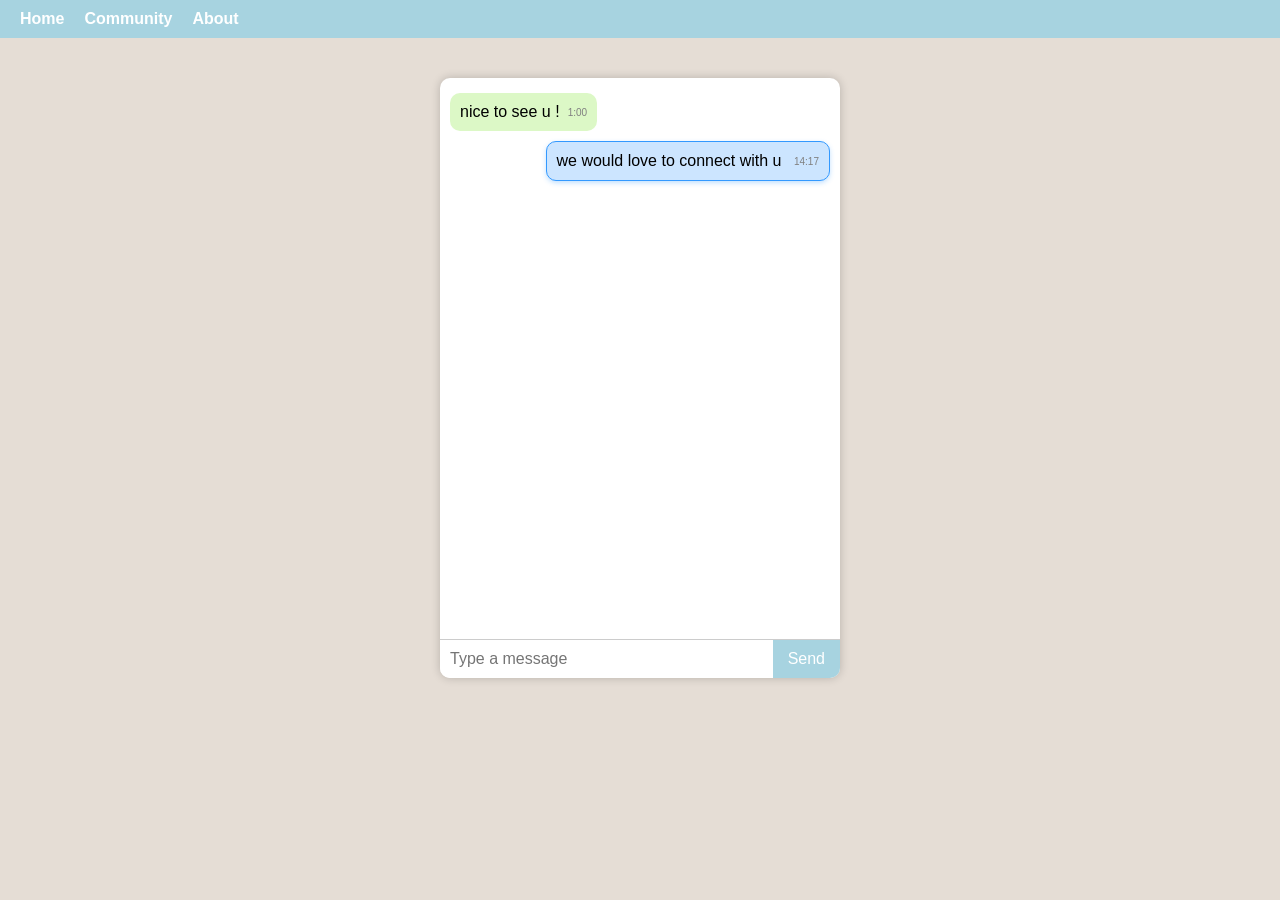
<file: chatbox.html>
<!DOCTYPE html>
<html lang="en">
<head>
  <meta charset="UTF-8" />
  <meta name="viewport" content="width=device-width, initial-scale=1.0" />
  <title>Chat Box</title>
  <style>
    body {
      font-family: sans-serif;
      background: #e5ddd5;
      margin: 0;
      padding: 0;
    }

    .chat-container {
      width: 400px;
      height: 600px;
      margin: 40px auto;
      background: #fff;
      display: flex;
      flex-direction: column;
      border-radius: 10px;
      overflow: hidden;
      box-shadow: 0 0 10px rgba(0, 0, 0, 0.2);
    }

    .messages {
      flex: 1;
      padding: 10px;
      overflow-y: auto;
      display: flex;
      flex-direction: column;
    }

    .message {
      margin: 5px 0;
      max-width: 80%;
      padding: 10px;
      border-radius: 10px;
      background-color: #dcf8c6;
      align-self: flex-start;
      position: relative;
    }

    .message.sent {
      background-color: #cce5ff;
      align-self: flex-end;
      border: 1px solid #3399ff;
      box-shadow: 0 2px 5px rgba(51, 153, 255, 0.3);
      padding: 10px;
      border-radius: 10px;
    }

    .message span.time {
      font-size: 10px;
      color: gray;
      /* Remove absolute positioning to allow spacing */
      position: static;
      margin-left: 8px;
      vertical-align: middle;
    }

    .input-box {
      display: flex;
      border-top: 1px solid #ccc;
    }

    .input-box input {
      flex: 1;
      border: none;
      padding: 10px;
      font-size: 16px;
    }

    .input-box button {
      border: none;
      background:  #A7D3E0;
      color: white;
      padding: 10px 15px;
      font-size: 16px;
      cursor: pointer;
    }

    .input-box input:focus {
      outline: none;
    }
  </style>
  <style>
    /* Nav bar styles */
    .navbar {
      background-color: #A7D3E0;
      padding: 10px 20px;
      display: flex;
      justify-content: flex-start;
      align-items: center;
      font-family: sans-serif;
    }

    .navbar a {
      color: white;
      text-decoration: none;
      margin-right: 20px;
      font-weight: bold;
      font-size: 16px;
    }

    .navbar a:hover {
      text-decoration: underline;
    }
  </style>
</head>
<body>
  <div class="navbar">
    <a href="index.html">Home</a>
    <a href="community.html">Community</a>
    <a href="about.html">About</a>
  </div>
  <div class="chat-container">
    <div class="messages" id="messages">
      <div class="message">nice to see u !<span class="time">1:00</span></div>
      <div class="message sent">we would love to connect with u <span class="time">14:17</span></div>
      
    </div>
    <div class="input-box">
      <input type="text" id="messageInput" placeholder="Type a message" />
      <button onclick="sendMessage()">Send</button>
    </div>
  </div>

  <script>
    function sendMessage() {
      const input = document.getElementById("messageInput");
      const messageText = input.value.trim();
      if (messageText) {
        const messageContainer = document.getElementById("messages");
        const newMsg = document.createElement("div");
        newMsg.classList.add("message", "sent");
        const now = new Date();
        const time = now.getHours().toString().padStart(2, '0') + ":" + now.getMinutes().toString().padStart(2, '0');
        newMsg.innerHTML = messageText + `<span class="time">${time}</span>`;
        messageContainer.appendChild(newMsg);
        input.value = "";
        messageContainer.scrollTop = messageContainer.scrollHeight;
      }
    }

    // Add event listener to send message on Enter key press
    document.getElementById("messageInput").addEventListener("keydown", function(event) {
      if (event.key === "Enter") {
        event.preventDefault();
        sendMessage();
      }
    });
  </script>
</body>
</html>
</file>
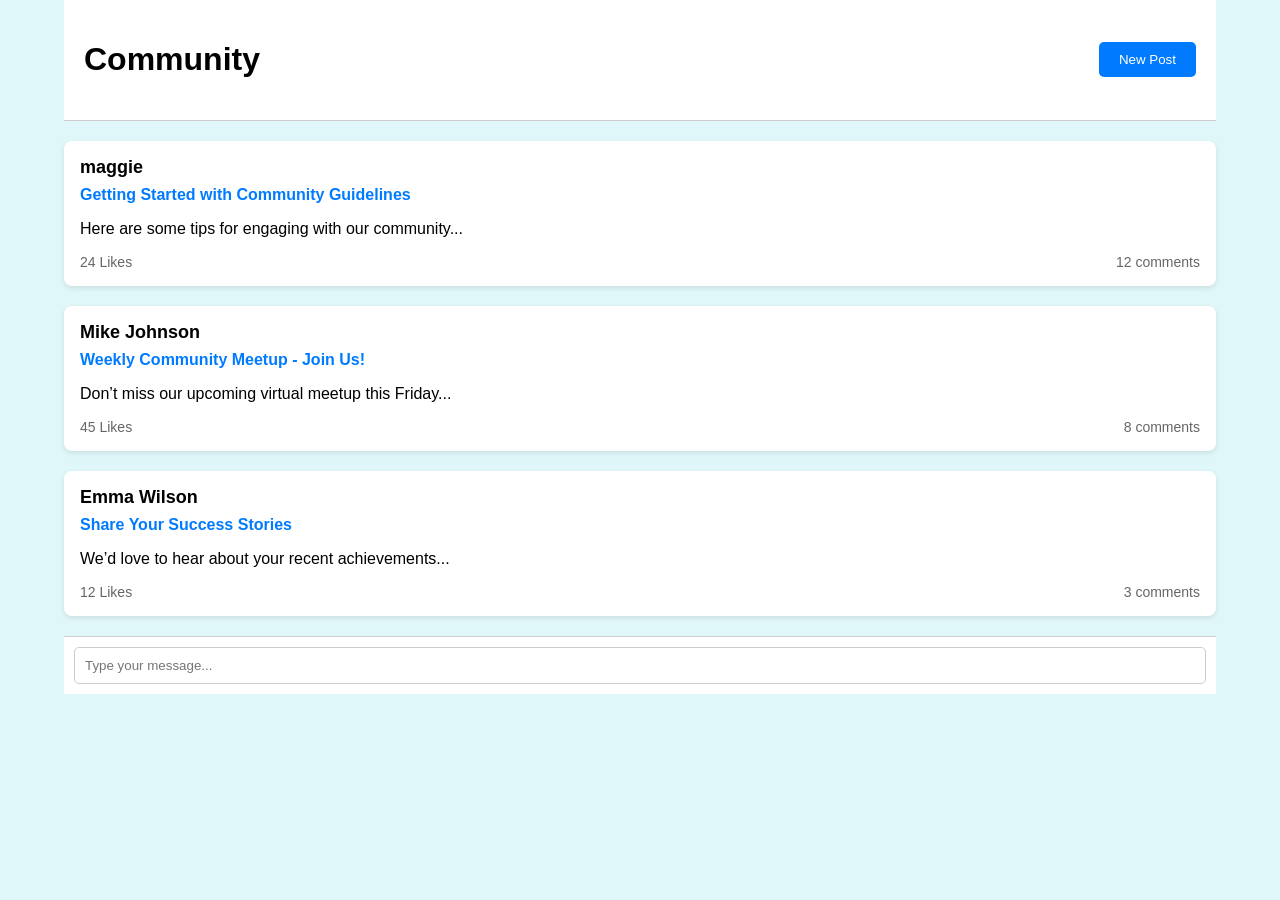
<file: community.html>
<!DOCTYPE html>
<html lang="en">
<head>
    <meta charset="UTF-8">
    <meta name="viewport" content="width=device-width, initial-scale=1.0">
    <link rel="stylesheet" href="community.css">

    <title>Community Page</title>
</head>
<body>
    <div class="container">
        <header class="header">
            <h1>Community</h1>
            <button class="new-post">New Post</button>
        </header>
        <main class="post-container"> 
            <div class="post">
                <h2>  maggie</h2>
                <h3>Getting Started with Community Guidelines</h3>
                <p>Here are some tips for engaging with our community...</p>
                <div class="post-footer">
                    <span>24 Likes</span>
                    <span>12 comments</span>
                </div>
            </div>
            <div class="post">
                <h2>Mike Johnson</h2>
                <h3>Weekly Community Meetup - Join Us!</h3>
                <p>Don’t miss our upcoming virtual meetup this Friday...</p>
                <div class="post-footer">
                    <span>45 Likes</span>
                    <span>8 comments</span>
                </div>
            </div>
            <div class="post">
                <h2>Emma Wilson</h2>
                <h3>Share Your Success Stories</h3>
                <p>We’d love to hear about your recent achievements...</p>
                <div class="post-footer">
                    <span>12 Likes</span>
                    <span>3 comments</span>
                </div>
            </div>
        </main>
        <footer class="input-section">
            <input type="text" placeholder="Type your message..." />
        </footer>
    </div>
</body>
</html>
</file>
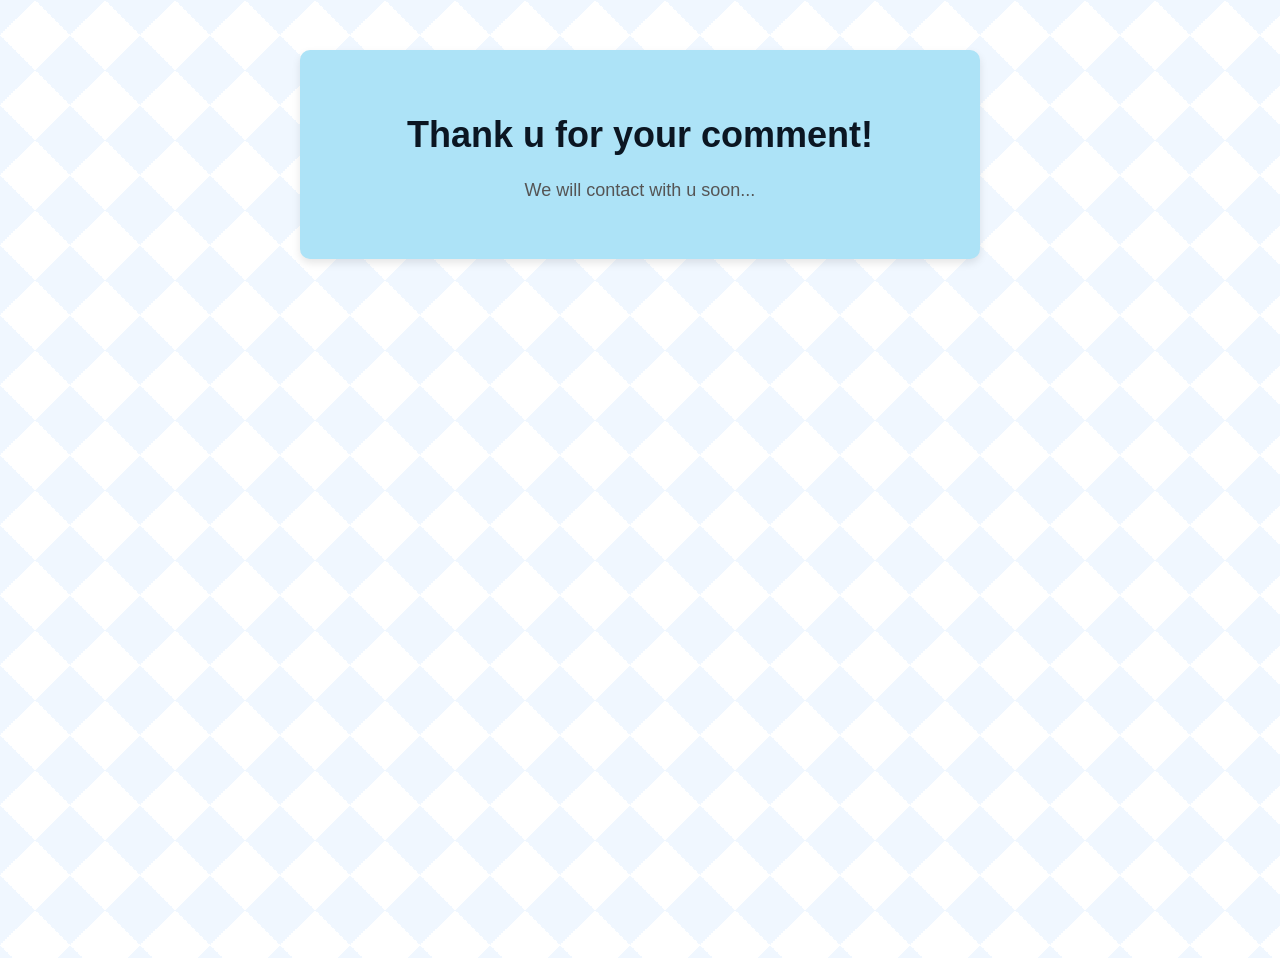
<file: nextcontactus.html>
<!DOCTYPE html>
<html lang="en">
<head>
    <meta charset="UTF-8">
    <meta name="viewport" content="width=device-width, initial-scale=1.0">
    <title>Thank You</title>
    <style>
        /* Diamond Pattern Background */
        .diamond-pattern {
            background: linear-gradient(135deg, #f0f7ff 25%, transparent 25%, transparent 75%, #f0f7ff 75%, #f0f7ff), 
                        linear-gradient(225deg, #f0f7ff 25%, transparent 25%, transparent 75%, #f0f7ff 75%, #f0f7ff);
            background-size: 70px 70px;
            position: relative;
            overflow: hidden;
            animation: diamondMove 10s linear infinite;
            min-height: 100vh; /* Ensure full height */
        }
        
        /* Animation for background */
        @keyframes diamondMove {
            0% { background-position: 0 0; }
            100% { background-position: 70px 70px; }
        }

        /* Text styles */
        .thank-you-message {
            background-color: #ade3f7; /* Light blue background */
            border-radius: 10px;
            padding: 40px;
            text-align: center;
            max-width: 600px;
            margin: 50px auto; /* Center the message */
            box-shadow: 0 4px 8px rgba(0, 0, 0, 0.1);
        }

        h1 {
            font-family: 'Poppins', sans-serif;
            font-size: 36px;
            color: #0b1622;
        }

        p {
            font-family: 'Poppins', sans-serif;
            font-size: 18px;
            color: #555;
        }
    </style>
</head>
<body class="diamond-pattern">
    <div class="thank-you-message">
        <h1>Thank u for your comment!</h1>
        <p>We will contact with u soon...</p>
    </div>
</body>
</html>
</file>
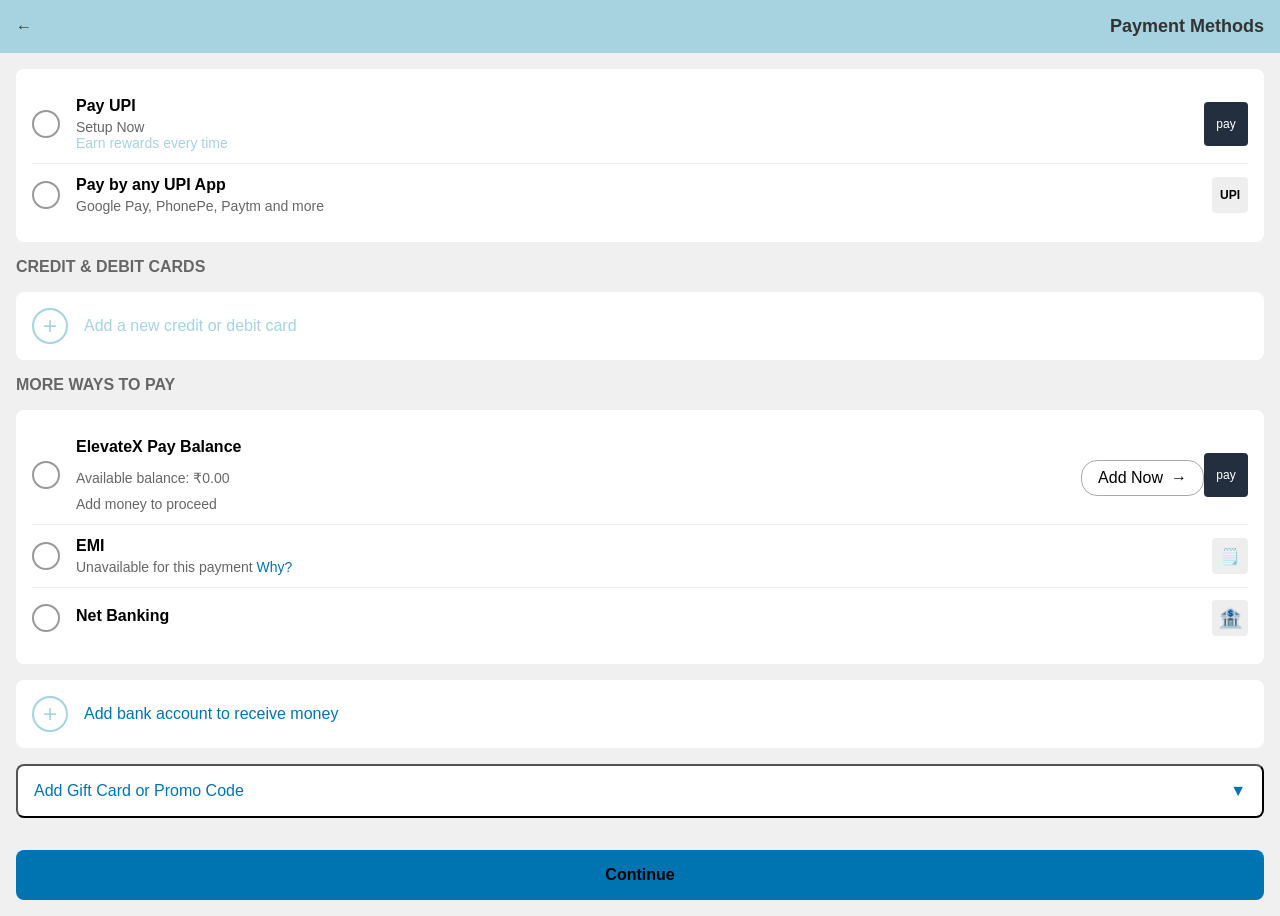
<file: payment.html>
<!DOCTYPE html>
<html lang="en">
<head>
    <meta charset="UTF-8">
    <meta name="viewport" content="width=device-width, initial-scale=1.0">
    <title>ElevateX Payment</title>
    <style>
        body {
            font-family: Arial, sans-serif;
            margin: 0;
            padding: 0;
            background-color: #f0f0f0;
        }
        .nav-bar {
            background-color: #A7D3E0;
            color: #333;
            padding: 16px;
            display: flex;
            justify-content: space-between;
            align-items: center;
        }
        .nav-bar-title {
            font-weight: bold;
            font-size: 18px;
        }
        .cancel-btn {
            color: #333;
            text-decoration: none;
        }
        .container {
            padding: 16px;
        }
        .upi-container {
            background-color: white;
            border-radius: 8px;
            padding: 16px;
            margin-bottom: 16px;
        }
        .payment-option {
            display: flex;
            align-items: center;
            padding: 12px 0;
            border-bottom: 1px solid #eee;
        }
        .payment-option:last-child {
            border-bottom: none;
        }
        .radio {
            width: 24px;
            height: 24px;
            border: 2px solid #999;
            border-radius: 50%;
            margin-right: 16px;
        }
        .option-details {
            flex-grow: 1;
        }
        .option-title {
            font-size: 16px;
            font-weight: bold;
            margin-bottom: 4px;
        }
        .option-subtitle {
            color: #666;
            font-size: 14px;
        }
        .option-rewards {
            color:#A7D3E0;
            font-size: 14px;
        }
        .section-title {
            color: #666;
            font-size: 16px;
            font-weight: bold;
            margin: 16px 0;
        }
        .add-card {
            display: flex;
            align-items: center;
            color:#A7D3E0;
            font-size: 16px;
            padding: 16px;
            background-color: white;
            border-radius: 8px;
            margin-bottom: 16px;
        }
        .add-icon {
            border: 2px solid #A7D3E0;
            color: #A7D3E0;
            border-radius: 50%;
            width: 32px;
            height: 32px;
            display: flex;
            align-items: center;
            justify-content: center;
            margin-right: 16px;
            font-size: 24px;
        }
        .logo {
            width: 36px;
            height: 36px;
            background-color: #eee;
            display: flex;
            align-items: center;
            justify-content: center;
            border-radius: 4px;
        }
         .amazon-pay-logo {
            background-color: #232f3e;
            color: white;
            font-size: 12px;
            padding: 4px;
        }
        .upi-logo {
            font-size: 12px;
            font-weight: bold;
        }
        .balance-info {
            display: flex;
            justify-content: space-between;
            align-items: center;
        }
        .add-now-btn {
            background-color: white;
            border: 1px solid #aaa;
            padding: 8px 16px;
            border-radius: 16px;
            display: flex;
            align-items: center;
        }
        .arrow-icon {
            margin-left: 8px;
        }
        .bank-icon {
            font-size: 20px;
        }
        .info-icon {
            color: #0073b1;
            font-size: 20px;
            margin-right: 8px;
        }
        .unavailable {
            color: #666;
        }
        .add-bank {
            color: #0073b1;
            font-size: 16px;
            padding: 16px;
            background-color: white;
            border-radius: 8px;
            margin-bottom: 16px;
            display: flex;
            align-items: center;
        }
        .continue-btn {
            width: 100%;
            background-color: #0073b1;
            border: none;
            padding: 16px;
            border-radius: 8px;
            font-size: 16px;
            font-weight: bold;
            margin-top: 16px;
        }
        .collapsible {
            display: flex;
            justify-content: space-between;
            align-items: center;
            width: 100%;
            color: #0073b1;
            font-size: 16px;
            padding: 16px;
            background-color: white;
            border-radius: 8px;
            margin-bottom: 16px;
        }
    </style>
</head>
<body>
    <div class="nav-bar">
        <div class="back-btn">←</div>
        <div class="nav-bar-title">Payment Methods</div>
    </div>

    <div class="container">
        <div class="upi-container">
            <div class="payment-option">
                <div class="radio"></div>
                <div class="option-details">
                    <div class="option-title">Pay UPI</div>
                    <div class="option-subtitle">Setup Now</div>
                    <div class="option-rewards">Earn rewards every time</div>
                </div>
                <div class="logo amazon-pay-logo">pay</div>
            </div>
            <div class="payment-option">
                <div class="radio"></div>
                <div class="option-details">
                    <div class="option-title">Pay by any UPI App</div>
                    <div class="option-subtitle">Google Pay, PhonePe, Paytm and more</div>
                </div>
                <div class="logo upi-logo">UPI</div>
            </div>
        </div>

        <div class="section-title">CREDIT & DEBIT CARDS</div>
        <div class="add-card">
            <div class="add-icon">+</div>
            <div>Add a new credit or debit card</div>
        </div>

        <div class="section-title">MORE WAYS TO PAY</div>
        <div class="upi-container">
            <div class="payment-option">
                <div class="radio"></div>
                <div class="option-details">
                    <div class="option-title">ElevateX Pay Balance</div>
                    <div class="balance-info">
                        <div class="option-subtitle">Available balance: ₹0.00</div>
                        <div class="add-now-btn">
                            Add Now <span class="arrow-icon">→</span>
                        </div>
                    </div>
                    <div class="option-subtitle">Add money to proceed</div>
                </div>
                <div class="logo amazon-pay-logo">pay</div>
            </div>
            <div class="payment-option">
                <div class="radio"></div>
                <div class="option-details">
                    <div class="option-title">EMI</div>
                    <div class="option-subtitle unavailable">Unavailable for this payment <span style="color: #0073b1;">Why?</span></div>
                </div>
                <div class="logo">🗒️</div>
            </div>
            <div class="payment-option">
                <div class="radio"></div>
                <div class="option-details">
                    <div class="option-title">Net Banking</div>
                </div>
                <div class="logo bank-icon">🏦</div>
            </div>
        </div>

        <div class="add-bank">
            <div class="add-icon">+</div>
            <div>Add bank account to receive money</div>
        </div>

        <button class="collapsible">
            Add Gift Card or Promo Code
            <span>▼</span>
        </button>

        <a href="chatbox.html" class="text-white hover:text-accent-blue transition"><button class="continue-btn">Continue</button> </a>

    </div>
</body>
</html>
</file>
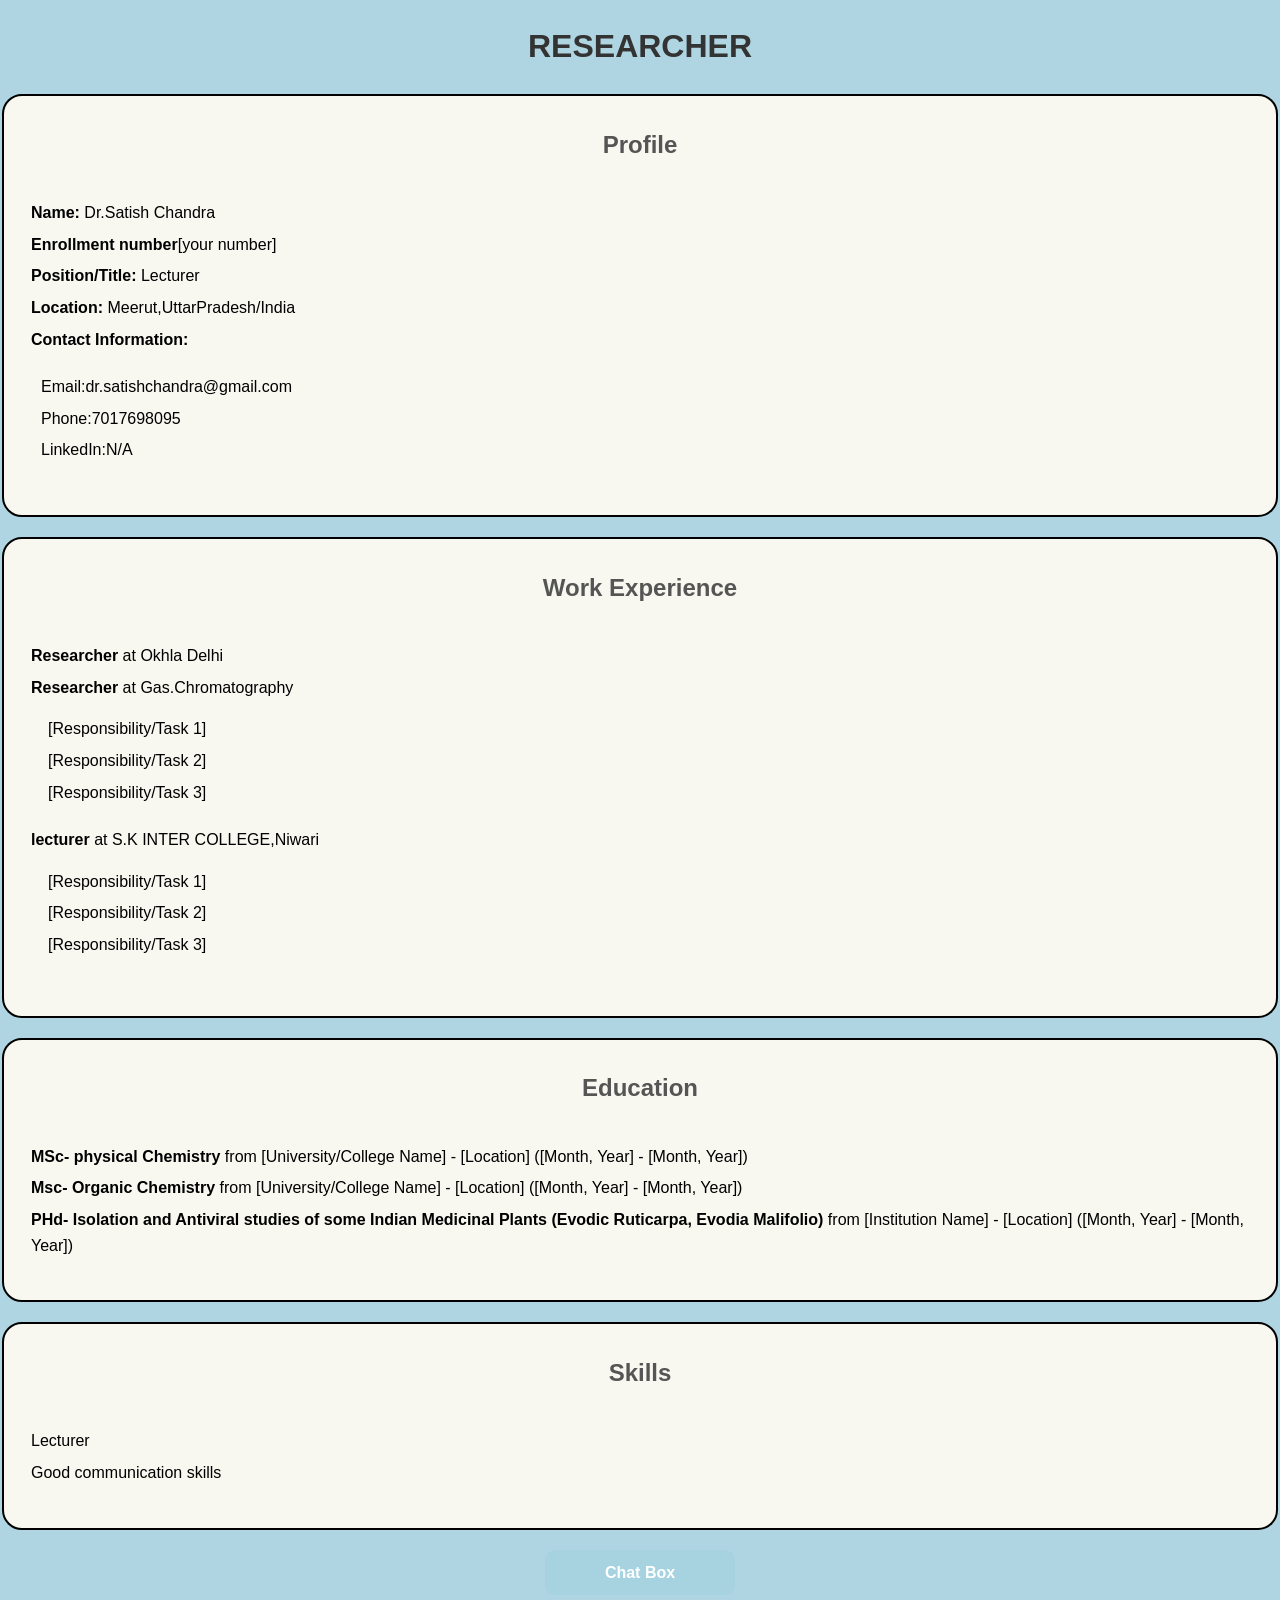
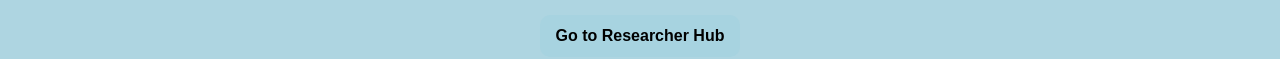
<file: personal.html>
<!DOCTYPE html>
<html lang="en">
<head>
    <meta charset="UTF-8">
    <meta name="viewport" content="width=device-width, initial-scale=1.0">
    <title>Profile Page</title>
    <style>
        body {
            font-family: Arial, sans-serif;
            margin: 2px;
            line-height: 1.6;
            background-color:rgb(174, 213, 225);
        }
        h1 {
            text-align: center;
            color: #333;
        }
        h2 {
            color: #555;
        }
        ul {
            list-style-type: none;
            padding: 10px;
        }
        li {
            margin: 6px 7px;
        }
        .section {
            margin-bottom: 20px;
            background-color:#F8F8F0;
            padding: 10px;
            border: 2px solid;
            border-color:#black;
            border-radius: 20px;
        }
    </style>
    <style>
        /* Chat box button styles */
        .chatbox-button {
            display: block;
            width: 150px;
            margin: 20px auto;
            padding: 10px 20px;
            background-color: #A7D3E0;
            color: white;
            font-size: 16px;
            font-weight: bold;
            text-align: center;
            border: none;
            border-radius: 10px;
            cursor: pointer;
            text-decoration: none;
        }

        .chatbox-button:hover {
            background-color: #7bb1c7;
        }
    </style>
</head>
<body>

    <h1>RESEARCHER</h1>

    <div class="section">
        <h2><center>Profile</center></h2>
        <ul>
            <li><strong>Name:</strong> Dr.Satish Chandra</li>
            <li><strong>Enrollment number</strong>[your number]</li>
            <li><strong>Position/Title:</strong> Lecturer</li>
            <li><strong>Location:</strong> Meerut,UttarPradesh/India</li>
            <li><strong>Contact Information:</strong></li>
            <ul>
                <li>Email:dr.satishchandra@gmail.com<li>
                <li>Phone:7017698095</li>
                <li>LinkedIn:N/A</li>
            </ul>
        </ul>
    </div>

    <div class="section">
        <h2><center>Work Experience</center></h2>
        <ul>
            <li><strong>Researcher</strong> at Okhla Delhi
                <li><strong>Researcher</strong> at Gas.Chromatography</strong>

                <ul>
                    <li>[Responsibility/Task 1]</li>
                    <li>[Responsibility/Task 2]</li>
                    <li>[Responsibility/Task 3]</li>
                </ul>
            </li>
            <li><strong>lecturer</strong> at S.K INTER COLLEGE,Niwari
                <ul>
                    <li>[Responsibility/Task 1]</li>
                    <li>[Responsibility/Task 2]</li>
                    <li>[Responsibility/Task 3]</li>
                </ul>
            </li>
        </ul>
    </div>

    <div class="section">
        <h2><center>Education<center></h2>
        <ul>
            <li><strong>MSc- physical Chemistry</strong> from [University/College Name] - [Location] ([Month, Year] - [Month, Year])</li>
            <li><strong>Msc- Organic Chemistry </strong> from [University/College Name] - [Location] ([Month, Year] - [Month, Year])</li>

            <li><strong>PHd- Isolation and Antiviral studies of some Indian Medicinal Plants (Evodic Ruticarpa, Evodia Malifolio)</strong> from [Institution Name] - [Location] ([Month, Year] - [Month, Year])</li>
        </ul>
    </div>

    <div class="section">
        <h2><center>Skills<center></h2>
        <ul>
            <li>Lecturer</li>
            <li>Good communication skills </li>
        </ul>
</div>

    <a href="payment.html" class="chatbox-button">Chat Box</a>

    <div style="margin-top: 20px; text-align: center;">
        <a href="researcher hub.html" style="display: inline-block; padding: 8px 16px; background-color: #A7D3E0; color: black; border-radius: 10px; text-decoration: none; font-weight: bold; cursor: pointer;">Go to Researcher Hub</a>
    </div>
</body>
</html>
</file>
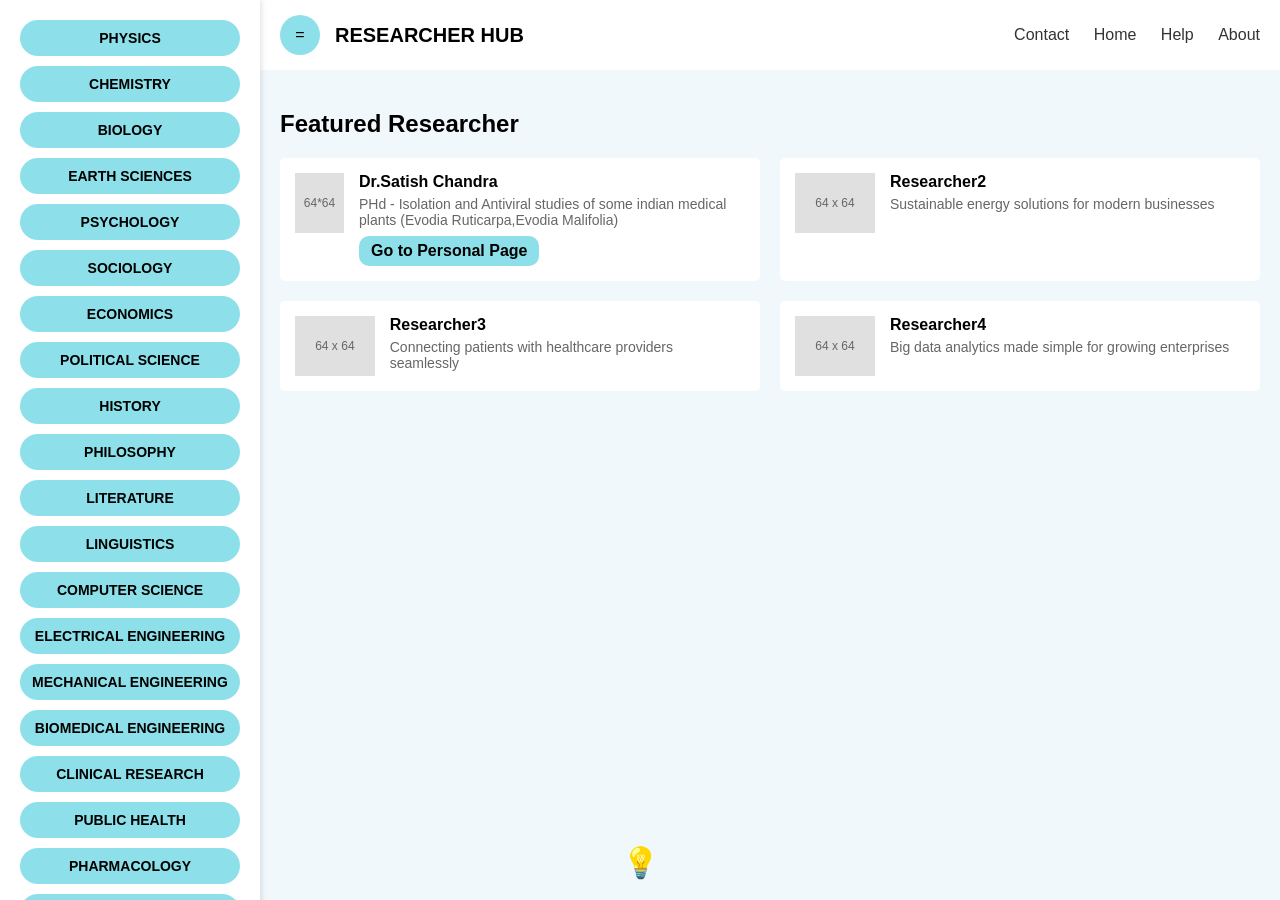
<file: researcherhub.html>
<!DOCTYPE html>
<html lang="en">
<head>
    <meta charset="UTF-8">
    <meta name="viewport" content="width=device-width, initial-scale=1.0">
    <title>Startup Hub</title>
    <style>
        body {
            margin: 0;
            padding: 0;
            font-family: Arial, sans-serif;
            display: flex;
            flex-direction: column;
            height: 100vh;
            overflow-y: auto;
        }
        
        .sidebar {
            width: 220px;
            background-color: #ffffff;
            padding: 20px;
            box-shadow: 2px 0 5px rgba(0,0,0,0.1);
            height: 100vh;
            transition: transform 0.3s ease;
            position: fixed;
            left: 0;
            top: 0;
            z-index: 100;
            overflow-y: auto; /* Make sidebar scrollable */
            padding-bottom: 50px; /* Add padding at bottom for better scrolling */
        }
        
        .sidebar.hidden {
            transform: translateX(-100%);
        }
        
        .category-button {
            display: block;
            width: 100%;
            padding: 10px;
            margin-bottom: 10px;
            border: none;
            border-radius: 20px;
            background-color: #8de0e9;
            color: #000;
            font-weight: bold;
            cursor: pointer;
            text-align: center;
            text-transform: uppercase;
            font-size: 14px;
        }
        
        .main-content {
            flex: 1;
            background-color: #f0f8fb;
            padding: 0;
            margin-left: 260px;
            transition: margin-left 0.3s ease;
            overflow-y: auto;
            height: 100vh; /* Ensure it takes full height */
        }
        
        .main-content.expanded {
            margin-left: 0;
        }
        
        .header {
            display: flex;
            align-items: center;
            padding: 15px 20px;
            background-color: #ffffff;
            position: sticky;
            top: 0;
            z-index: 99;
        }
        
        .menu-button {
            width: 40px;
            height: 40px;
            border-radius: 50%;
            background-color: #8de0e9;
            display: flex;
            justify-content: center;
            align-items: center;
            margin-right: 15px;
            cursor: pointer;
        }
        
        .logo {
            font-weight: bold;
            font-size: 20px;
        }
        
        .nav {
            margin-left: auto;
        }
        
        .nav a {
            margin-left: 20px;
            text-decoration: none;
            color: #333;
        }
        
        .featured-startups {
            padding: 20px;
        }
        
        .startups-grid {
            display: grid;
            grid-template-columns: 1fr 1fr;
            gap: 20px;
            margin-top: 20px;
        }
        
        .startup-card {
            display: flex;
            background-color: #fff;
            border-radius: 5px;
            overflow: hidden;
            padding: 15px;
        }
        
        .startup-image {
            width: 80px;
            height: 60px;
            background-color: #e0e0e0;
            margin-right: 15px;
            display: flex;
            justify-content: center;
            align-items: center;
            font-size: 12px;
            color: #666;
        }
        
        .startup-info h3 {
            margin: 0 0 5px 0;
            font-size: 16px;
        }
        
        .startup-info p {
            margin: 0;
            font-size: 14px;
            color: #666;
        }
        
        .innovation-icon {
            position: fixed;
            bottom: 20px;
            left: 50%;
            transform: translateX(-50%);
            font-size: 30px;
        }

        #page-2 {
            padding: 20px;
            background-color: #e0f7fa;
            margin-top: 20px;
            opacity: 0;
            transition: opacity 0.5s ease;
            height: 0;
            overflow: hidden;
        }

        #page-2.visible {
            opacity: 1;
            height: auto;
            overflow: visible;
        }

        .loading-indicator {
            text-align: center;
            padding: 20px;
            display: none;
        }

        .loading-indicator.visible {
            display: block;
        }

        @media (max-width: 768px) {
            .sidebar {
                transform: translateX(-100%);
            }
            
            .sidebar.visible {
                transform: translateX(0);
            }
            
            .main-content {
                margin-left: 0;
            }
        }
    </style>
</head>
<body>
    <div class="sidebar" id="sidebar">
        <button class="category-button">Physics</button>
        <button class="category-button">Chemistry</button>
        <button class="category-button">Biology</button>
        <button class="category-button">Earth Sciences</button>
        <button class="category-button">Psychology</button>
        <button class="category-button">Sociology</button>
        <button class="category-button">Economics</button>
        <button class="category-button">Political Science</button>
        <button class="category-button">History</button>
        <button class="category-button">Philosophy</button>
        <button class="category-button">Literature</button>
        <button class="category-button">Linguistics</button>
        <button class="category-button">Computer science</button>
        <button class="category-button">Electrical Engineering</button>
        <button class="category-button">Mechanical Engineering</button>
        <button class="category-button">Biomedical Engineering</button>
        <button class="category-button">Clinical Research</button>
        <button class="category-button">Public Health</button>
        <button class="category-button">Pharmacology</button>
        <button class="category-button">Environmental science </button>
        <button class="category-button">Data Science</button>
        <button class="category-button">Fine arts and design </button>
    </div>
    
    <div class="main-content" id="main-content">
        <div class="header">
            <div class="menu-button" id="menu-toggle">
                <span>=</span>
            </div>
            <div class="logo">RESEARCHER HUB </div>
            <div class="nav">
                <a href="#">Contact</a>
                <a href="#">Home</a>
                <a href="#">Help </a>
                <a href="#">About</a>
            </div>
        </div>
        
        <div class="featured-startups">
            <h2>Featured Researcher</h2>
            
            <div class="startups-grid">
                <div class="startup-card">
                    <div class="startup-image">64*64</div>
                <div class="startup-info">
                    <h3>Dr.Satish Chandra</h3>
                    <p>PHd - Isolation and Antiviral studies of some indian medical plants (Evodia Ruticarpa,Evodia Malifolia)</p>
                    <a href="personal.html" style="display: inline-block; margin-top: 8px; padding: 6px 12px; background-color: #8de0e9; color: black; border-radius: 10px; text-decoration: none; font-weight: bold; cursor: pointer;">Go to Personal Page</a>
                </div>
                </div>
                
                <div class="startup-card">
                    <div class="startup-image">64 x 64</div>
                    <div class="startup-info">
                        <h3>Researcher2</h3>
                        <p>Sustainable energy solutions for modern businesses</p>
                    </div>
                </div>
                
                <div class="startup-card">
                    <div class="startup-image">64 x 64</div>
                    <div class="startup-info">
                        <h3>Researcher3</h3>
                        <p>Connecting patients with healthcare providers seamlessly</p>
                    </div>
                </div>
                
                <div class="startup-card">
                    <div class="startup-image">64 x 64</div>
                    <div class="startup-info">
                        <h3>Researcher4</h3>
                        <p>Big data analytics made simple for growing enterprises</p>
                    </div>
                </div>
            </div>
            
        </div>

        <div class="loading-indicator" id="loading-indicator">
            <div style="font-size: 24px; margin-bottom: 10px;">📜</div>
            <p>Loading more content...</p>
        </div>
        
        <div id="page-2">
            <h2>Page 2 Content</h2>
            <p>This is the content of page 2, which appears as you scroll down. You can add more startups or any other information here.</p>
            <div class="startups-grid">
                <div class="startup-card">
                    <div class="startup-image">64 x 64</div>
                    <div class="startup-info">
                        <h3>NextGen Tech</h3>
                        <p>Innovative solutions for the next generation of technology.</p>
                    </div>
                </div>
                <div class="startup-card">
                    <div class="startup-image">64 x 64</div>
                    <div class="startup-info">
                        <h3>EcoWave</h3>
                        <p>Leading the way in sustainable ocean energy.</p>
                    </div>
                </div>
            </div>
            <div class="startups-grid" style="margin-top: 20px;">
                <div class="startup-card">
                    <div class="startup-image">64 x 64</div>
                    <div class="startup-info">
                        <h3>MindfulAI</h3>
                        <p>Ethical AI solutions for businesses of all sizes.</p>
                    </div>
                </div>
                <div class="startup-card">
                    <div class="startup-image">64 x 64</div>
                    <div class="startup-info">
                        <h3>CryptoCare</h3>
                        <p>Secure blockchain solutions for healthcare data management.</p>
                    </div>
                </div>
            </div>
        </div>
        
        <div class="innovation-icon">
            💡
        </div>
    </div>

    <script>
        document.addEventListener('DOMContentLoaded', function() {
            const menuToggle = document.getElementById('menu-toggle');
            const sidebar = document.getElementById('sidebar');
            const mainContent = document.getElementById('main-content');
            
            menuToggle.addEventListener('click', function() {
                sidebar.classList.toggle('hidden');
                mainContent.classList.toggle('expanded');
            });

            const toggleButton = document.getElementById('toggle-button');
            const collapsibleText = document.getElementById('collapsible-text');
            const page2 = document.getElementById('page-2');
            const loadingIndicator = document.getElementById('loading-indicator');

            toggleButton.addEventListener('click', function() {
                if (collapsibleText.style.maxHeight && collapsibleText.style.maxHeight !== '60px') {
                    collapsibleText.style.maxHeight = '60px';
                    toggleButton.textContent = 'Read More';
                } else {
                    collapsibleText.style.maxHeight = collapsibleText.scrollHeight + 'px';
                    toggleButton.textContent = 'Read Less';
                }
            });

            // Scroll functionality for both window and mainContent
            let isLoadingContent = false;

            mainContent.addEventListener('scroll', function() {
                if ((mainContent.scrollHeight - mainContent.scrollTop - mainContent.clientHeight) < 200) {
                    if (!isLoadingContent) {
                        loadContentOnScroll();
                    }
                }
            });

            window.addEventListener('scroll', function() {
                const scrollPosition = window.innerHeight + window.pageYOffset;
                const pageHeight = document.body.offsetHeight;
                
                if ((pageHeight - scrollPosition) / pageHeight < 0.2) {
                    if (!isLoadingContent) {
                        loadContentOnScroll();
                    }
                }
            });

            function loadContentOnScroll() {
                isLoadingContent = true;
                loadingIndicator.classList.add('visible');
                
                // Simulate loading delay
                setTimeout(function() {
                    loadingIndicator.classList.remove('visible');
                    page2.classList.add('visible');
                    isLoadingContent = false;
                }, 1000);
            }

            // Make sure sidebar is scrollable and all options are visible
            function checkSidebarHeight() {
                const sidebarHeight = sidebar.scrollHeight;
                const windowHeight = window.innerHeight;
                
                if (sidebarHeight > windowHeight) {
                    sidebar.style.overflowY = 'auto';
                } else {
                    sidebar.style.overflowY = 'visible';
                }
            }
            
            // Run on load and resize
            checkSidebarHeight();
            window.addEventListener('resize', checkSidebarHeight);
        });
    </script>
</body>
</html>
</file>
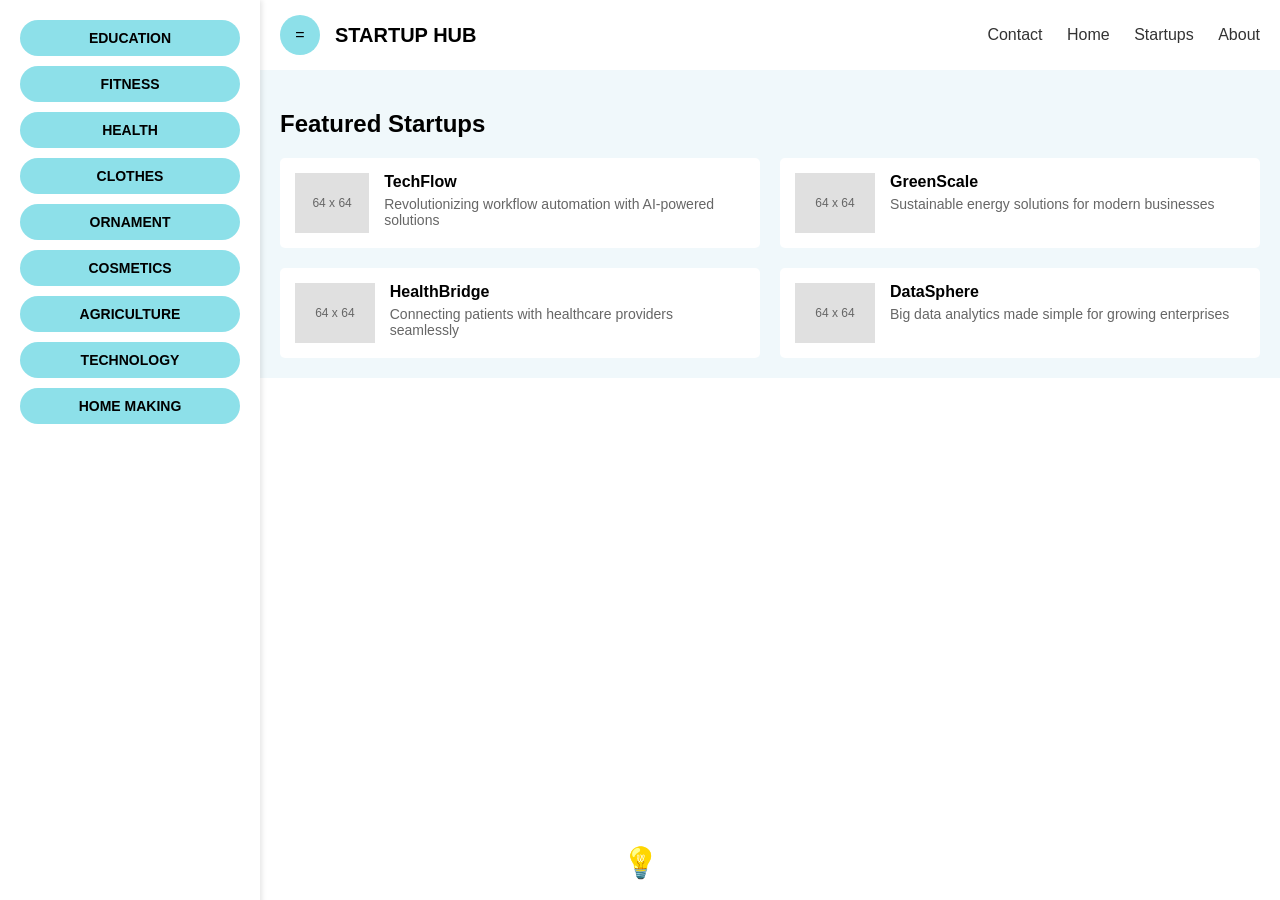
<file: startuphub.html>
<!DOCTYPE html>
<html lang="en">
<head>
    <meta charset="UTF-8">
    <meta name="viewport" content="width=device-width, initial-scale=1.0">
    <title>Startup Hub</title>
    <style>
        body {
            margin: 0;
            padding: 0;
            font-family: Arial, sans-serif;
            display: flex;
        }
        
        .sidebar {
            width: 220px;
            background-color: #ffffff;
            padding: 20px;
            box-shadow: 2px 0 5px rgba(0,0,0,0.1);
            height: 100vh;
            transition: transform 0.3s ease;
            position: fixed;
            left: 0;
            top: 0;
            z-index: 100;
        }
        
        .sidebar.hidden {
            transform: translateX(-100%);
        }
        
        .category-button {
            display: block;
            width: 100%;
            padding: 10px;
            margin-bottom: 10px;
            border: none;
            border-radius: 20px;
            background-color: #8de0e9;
            color: #000;
            font-weight: bold;
            cursor: pointer;
            text-align: center;
            text-transform: uppercase;
            font-size: 14px;
        }
        
        .main-content {
            flex: 1;
            background-color: #f0f8fb;
            padding: 0;
            margin-left: 260px;
            transition: margin-left 0.3s ease;
        }
        
        .main-content.expanded {
            margin-left: 0;
        }
        
        .header {
            display: flex;
            align-items: center;
            padding: 15px 20px;
            background-color: #ffffff;
            position: sticky;
            top: 0;
            z-index: 99;
        }
        
        .menu-button {
            width: 40px;
            height: 40px;
            border-radius: 50%;
            background-color: #8de0e9;
            display: flex;
            justify-content: center;
            align-items: center;
            margin-right: 15px;
            cursor: pointer;
        }
        
        .logo {
            font-weight: bold;
            font-size: 20px;
        }
        
        .nav {
            margin-left: auto;
        }
        
        .nav a {
            margin-left: 20px;
            text-decoration: none;
            color: #333;
        }
        
        .featured-startups {
            padding: 20px;
        }
        
        .startups-grid {
            display: grid;
            grid-template-columns: 1fr 1fr;
            gap: 20px;
            margin-top: 20px;
        }
        
        .startup-card {
            display: flex;
            background-color: #fff;
            border-radius: 5px;
            overflow: hidden;
            padding: 15px;
        }
        
        .startup-image {
            width: 80px;
            height: 60px;
            background-color: #e0e0e0;
            margin-right: 15px;
            display: flex;
            justify-content: center;
            align-items: center;
            font-size: 12px;
            color: #666;
        }
        
        .startup-info h3 {
            margin: 0 0 5px 0;
            font-size: 16px;
        }
        
        .startup-info p {
            margin: 0;
            font-size: 14px;
            color: #666;
        }
        
        .innovation-icon {
            position: fixed;
            bottom: 20px;
            left: 50%;
            transform: translateX(-50%);
            font-size: 30px;
        }

        @media (max-width: 768px) {
            .sidebar {
                transform: translateX(-100%);
            }
            
            .sidebar.visible {
                transform: translateX(0);
            }
            
            .main-content {
                margin-left: 0;
            }
        }
    </style>
</head>
<body>
    <div class="sidebar" id="sidebar">
        <button class="category-button">Education</button>
        <button class="category-button">Fitness</button>
        <button class="category-button">Health</button>
        <button class="category-button">Clothes</button>
        <button class="category-button">Ornament</button>
        <button class="category-button">Cosmetics</button>
        <button class="category-button">Agriculture</button>
        <button class="category-button">Technology</button>
        <button class="category-button">Home Making</button>
    </div>
    
    <div class="main-content" id="main-content">
        <div class="header">
            <div class="menu-button" id="menu-toggle">
                <span>=</span>
            </div>
            <div class="logo">STARTUP HUB</div>
            <div class="nav">
                <a href="#">Contact</a>
                <a href="#">Home</a>
                <a href="#">Startups</a>
                <a href="#">About</a>
            </div>
        </div>
        
        <div class="featured-startups">
            <h2>Featured Startups</h2>
            
            <div class="startups-grid">
                <div class="startup-card">
                    <div class="startup-image">64 x 64</div>
                    <div class="startup-info">
                        <h3>TechFlow</h3>
                        <p>Revolutionizing workflow automation with AI-powered solutions</p>
                    </div>
                </div>
                
                <div class="startup-card">
                    <div class="startup-image">64 x 64</div>
                    <div class="startup-info">
                        <h3>GreenScale</h3>
                        <p>Sustainable energy solutions for modern businesses</p>
                    </div>
                </div>
                
                <div class="startup-card">
                    <div class="startup-image">64 x 64</div>
                    <div class="startup-info">
                        <h3>HealthBridge</h3>
                        <p>Connecting patients with healthcare providers seamlessly</p>
                    </div>
                </div>
                
                <div class="startup-card">
                    <div class="startup-image">64 x 64</div>
                    <div class="startup-info">
                        <h3>DataSphere</h3>
                        <p>Big data analytics made simple for growing enterprises</p>
                    </div>
                </div>
            </div>
        </div>
        
        <div class="innovation-icon">
            💡
        </div>
    </div>

    <script>
        document.addEventListener('DOMContentLoaded', function() {
            const menuToggle = document.getElementById('menu-toggle');
            const sidebar = document.getElementById('sidebar');
            const mainContent = document.getElementById('main-content');
            
            menuToggle.addEventListener('click', function() {
                sidebar.classList.toggle('hidden');
                mainContent.classList.toggle('expanded');
            });
        });
    </script>
</body>
</html>
</file>
<file: community.css>
body {
     font-family: Arial, sans-serif;
     background-color: #e0f7fa;
     margin: 0;
 }
 
 .container {
     width: 90%;
     margin: auto;
 }
 
 .header {
     display: flex;
     justify-content: space-between;
     align-items: center;
     padding: 20px;
     background-color: #ffffff;
     border-bottom: 1px solid #ccc;
 }
 
 .new-post {
     background-color: #007bff;
     color: white;
     border: none;
     padding: 10px 20px;
     border-radius: 5px;
     cursor: pointer;
 }
 
 .post-container {
     margin: 20px 0;
 }
 
 .post {
     background-color: #ffffff;
     border-radius: 8px;
     padding: 16px;
     margin-bottom: 20px;
     box-shadow: 0 2px 5px rgba(0, 0, 0, 0.1);
 }
 
 .post h2 {
     margin: 0;
     font-size: 18px;
 }
 
 .post h3 {
     margin: 8px 0;
     font-size: 16px;
     color: #007bff;
 }
 
 .post-footer {
     display: flex;
     justify-content: space-between;
     margin-top: 10px;
     font-size: 14px;
     color: #666;
 }
 
 .input-section {
     display: flex;
     padding: 10px;
     background-color: #ffffff;
     border-top: 1px solid #ccc;
 }
 
 .input-section input {
     flex: 1;
     padding: 10px;
     border: 1px solid #ccc;
     border-radius: 5px;
 }
</file>
